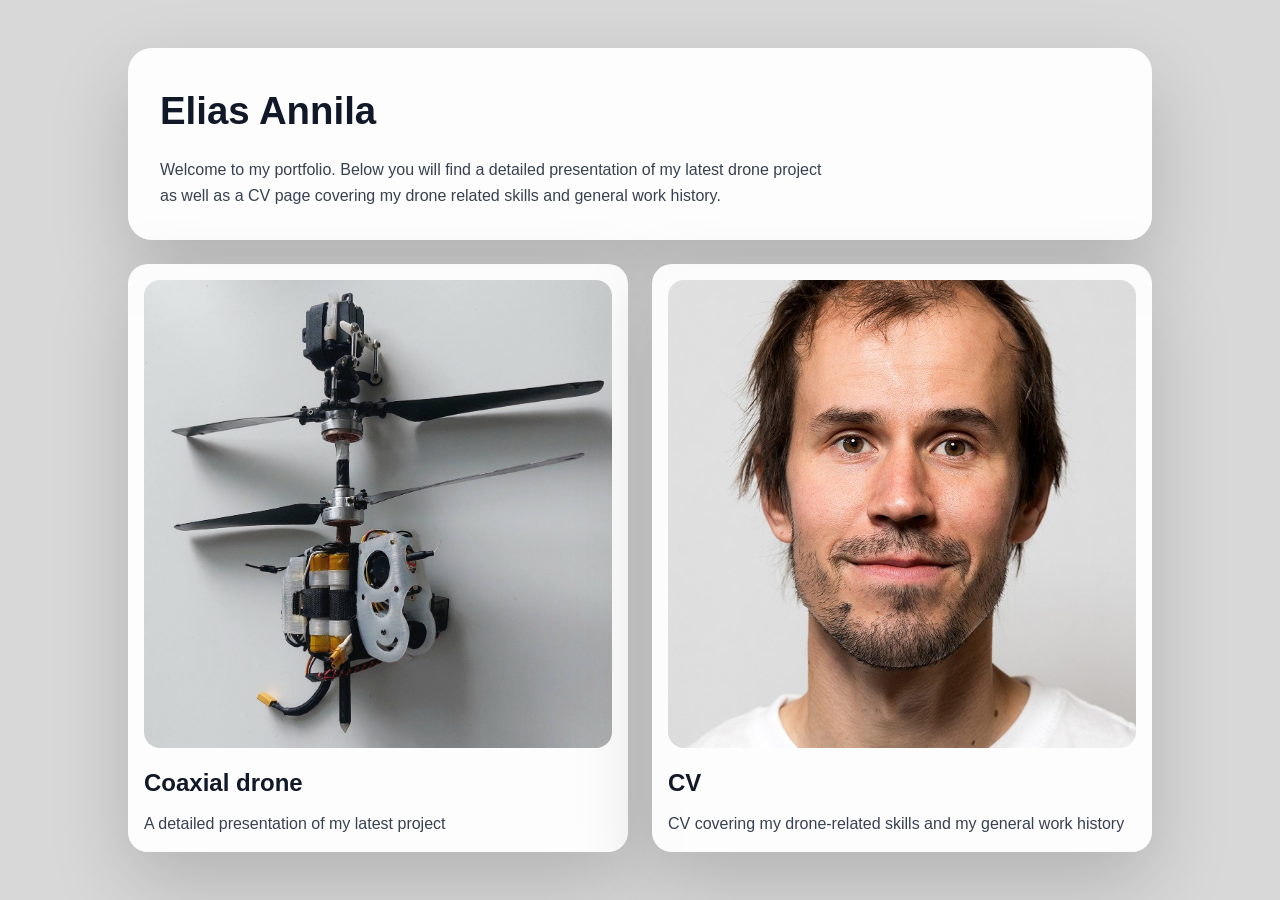
<file: index.html>
<!DOCTYPE html>
<html lang="en">
<head>
  <meta charset="UTF-8">
  <meta name="viewport" content="width=device-width, initial-scale=1.0">
  <title>Elias Annila</title>
  <link rel="stylesheet" href="styles.css">
</head>
<body>
  <main class="landing-page">
    <div class="landing-layout">
      <section class="landing-header">
        <h1>Elias Annila</h1>
        <p>Welcome to my portfolio. Below you will find a detailed presentation of my latest drone project as well as a CV page covering my drone related skills and general work history.</p>
      </section>

      <section class="project-grid">
        <a class="project-card" href="drone/index.html">
          <img src="drone/CoaxOverview.jpg" alt="Coaxial drone overview">
          <div>
            <h2>Coaxial drone</h2>
            <p>A detailed presentation of my latest project</p>
          </div>
        </a>

        <a class="project-card" href="CV/index.html">
          <img src="CV/EliasAnnila.jpeg" alt="CV overview">
          <div>
            <h2>CV</h2>
            <p>CV covering my drone-related skills and my general work history</p>
          </div>
        </a>

      </section>
    </div>
   
  </main>
</body>
</html>
</file>
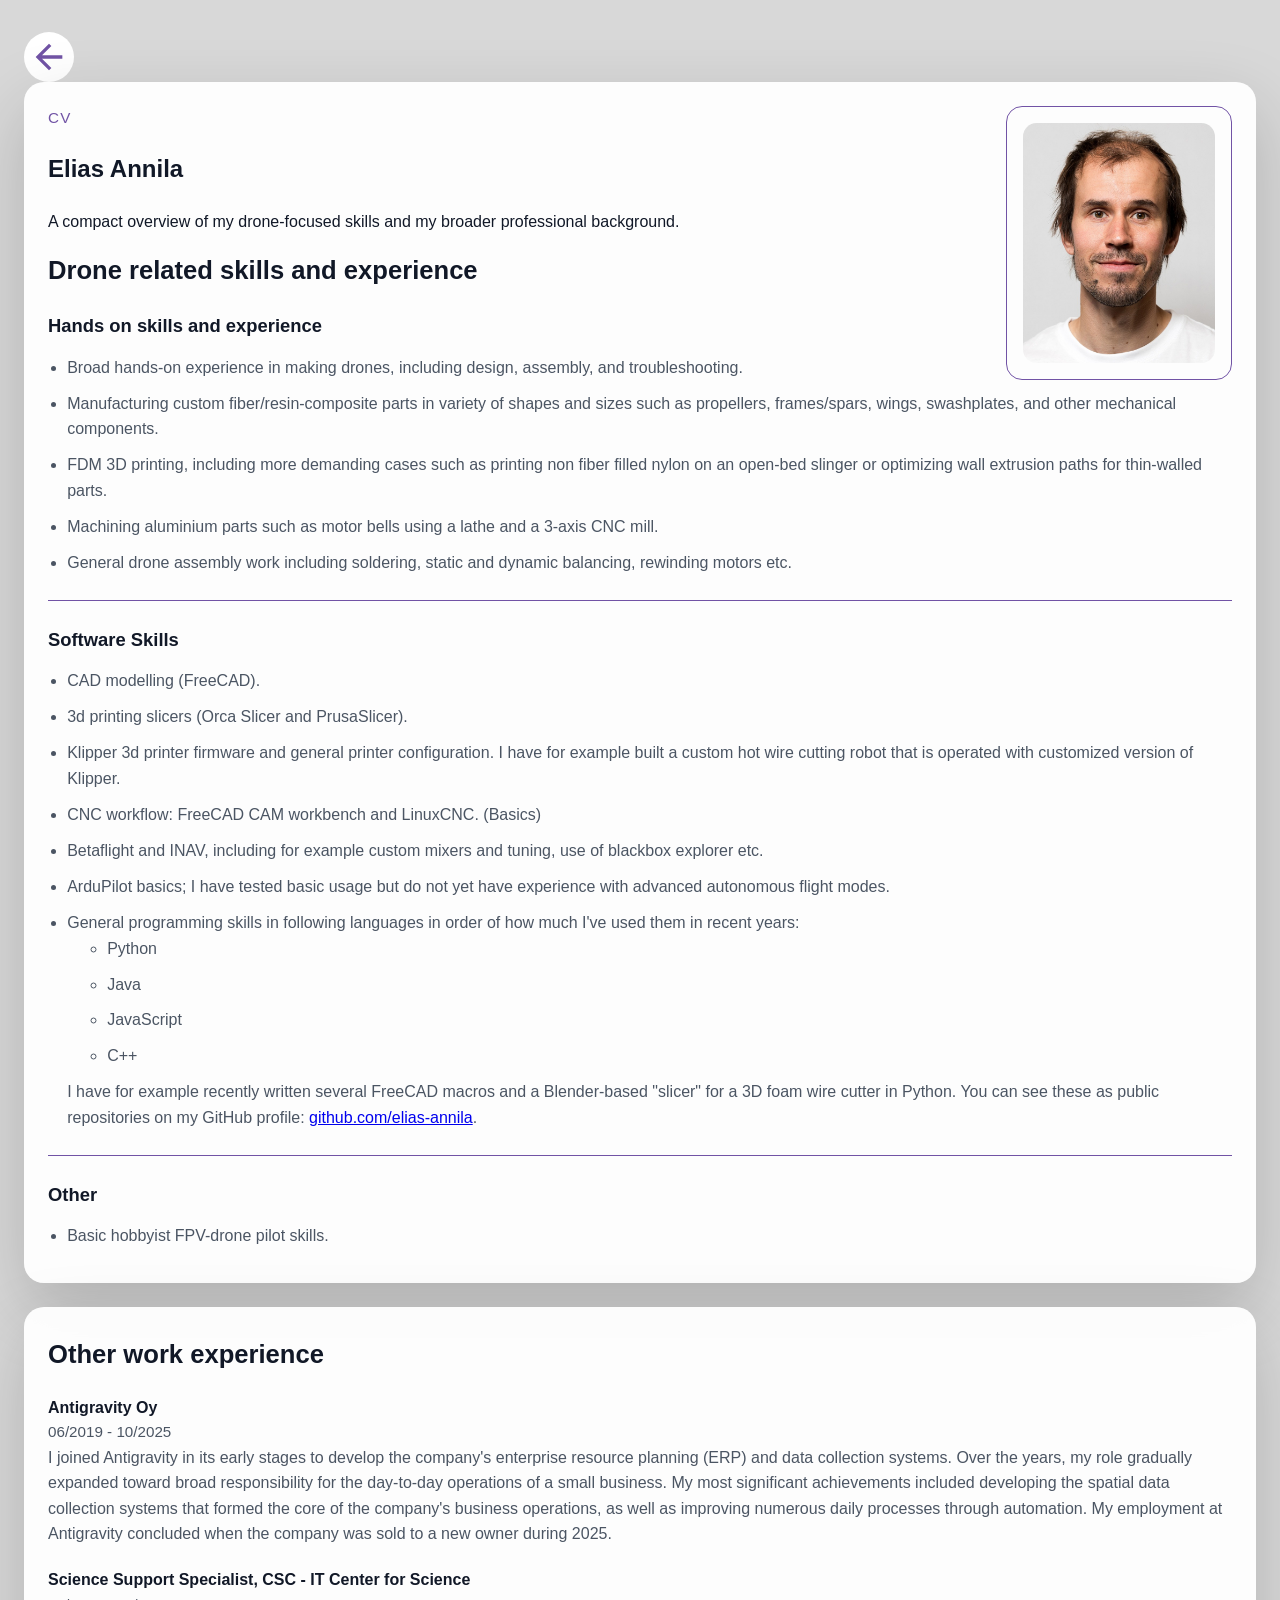
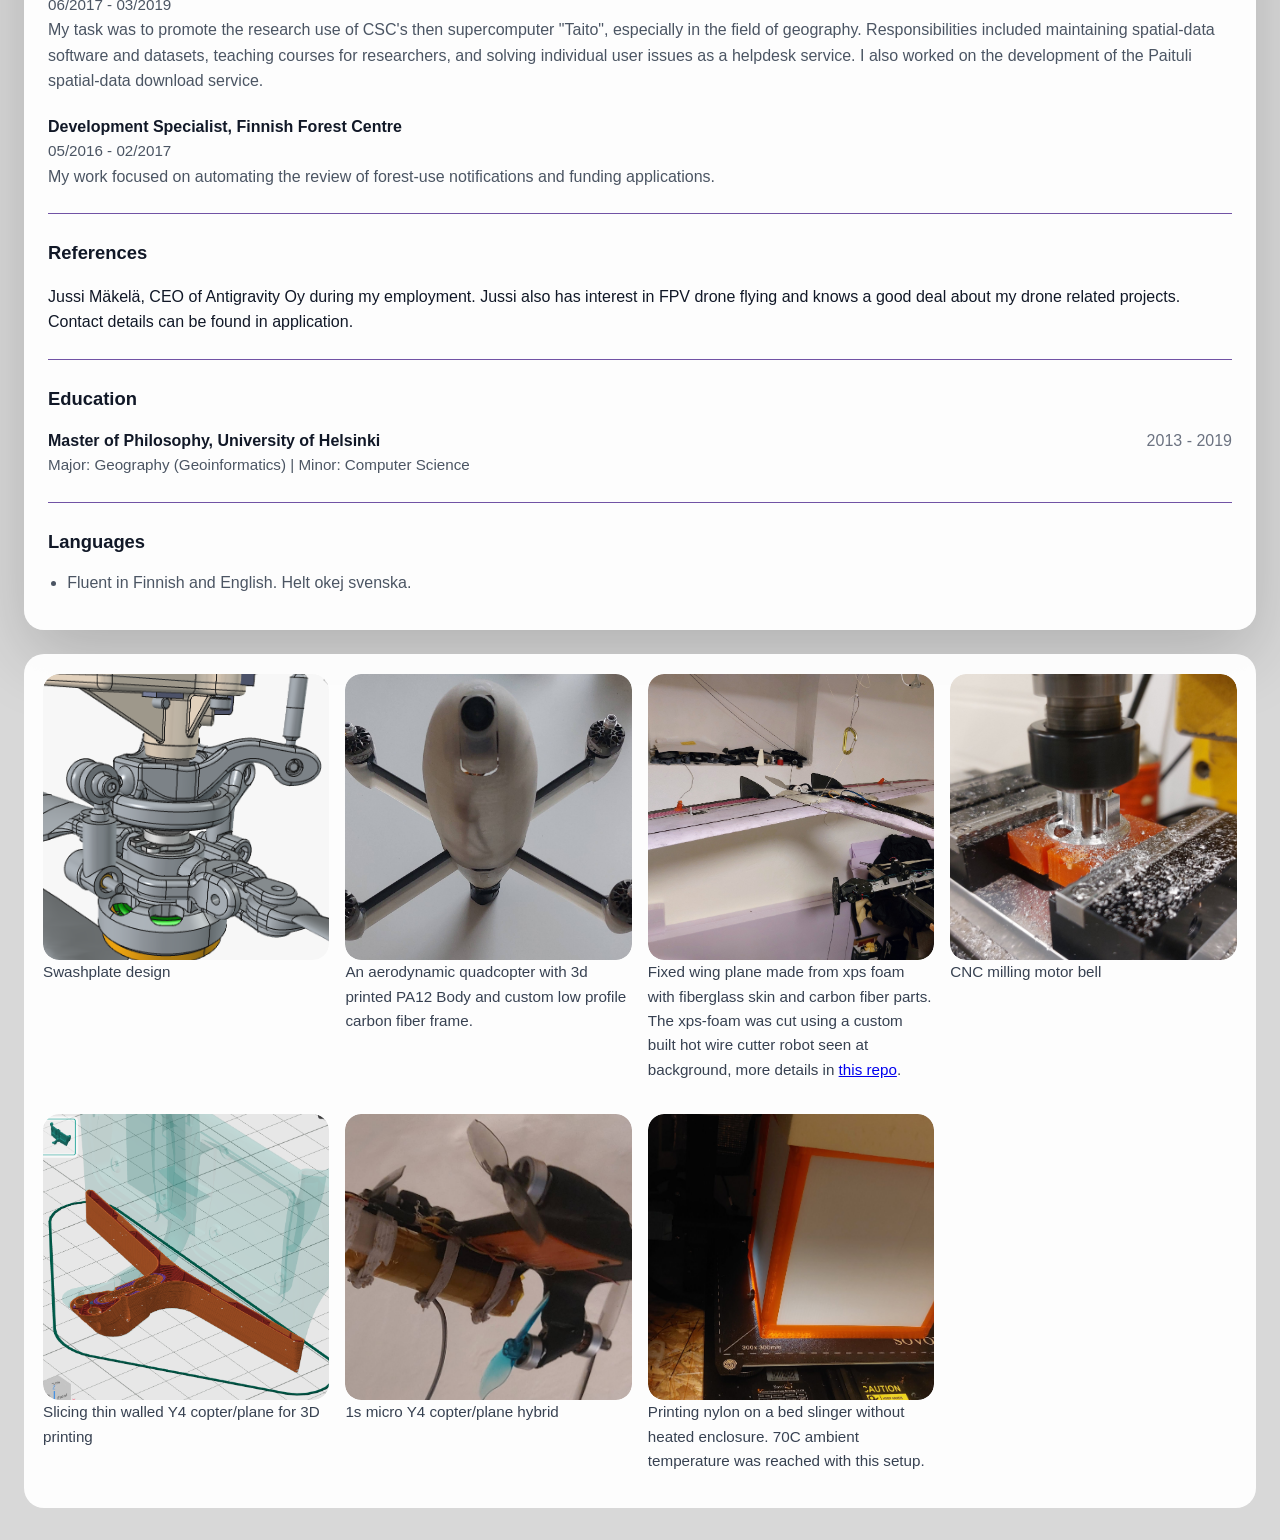
<file: CV/index.html>
<!DOCTYPE html>
<html lang="en">
<head>
  <meta charset="UTF-8">
  <meta name="viewport" content="width=device-width, initial-scale=1.0">
  <title>Elias Annila - CV</title>
  <link rel="stylesheet" href="../styles.css">
  <script defer src="../script.js"></script>
</head>
<body>
  <main class="cv-page">
<a class="cv-home-link" href="../index.html" aria-label="Go back to start page">
  <svg xmlns="http://www.w3.org/2000/svg" viewBox="0 0 24 24" fill="currentColor">
    <path d="M20 11H7.83l5.59-5.59L12 4l-8 8 8 8 1.41-1.41L7.83 13H20v-2z"/>
  </svg>
</a>
    <div class="cv-layout">

     
      <div class="cv-sections">
        <section class="cv-card">
              <div class="cv-hero-copy">
        <aside class="cv-portrait-card cv-hero-portrait" aria-label="Portrait photo">
          <img src="EliasAnnila.jpeg" alt="Elias Annila portrait" class="cv-portrait-image">
        </aside>
                <p class="eyebrow">CV</p>
          <h1>Elias Annila</h1>
          <p>
            A compact overview of my drone-focused skills and my broader professional background.
          </p>
        </div>

      
          <div class="cv-section-header">
            <h2>Drone related skills and experience</h2>
          </div>

          <div class="cv-block">
            <h3>Hands on skills and experience</h3>
            <ul class="cv-list">
              <li>Broad hands-on experience in making drones, including design, assembly, and troubleshooting.</li>
              <li>Manufacturing custom fiber/resin-composite parts in variety of shapes and sizes such as propellers, frames/spars, wings, swashplates, and other mechanical components.</li>
              <li>FDM 3D printing, including more demanding cases such as printing non fiber filled nylon on an open-bed slinger or optimizing wall extrusion paths for thin-walled parts.</li>
              <li>Machining aluminium parts such as motor bells using a lathe and a 3-axis CNC mill.</li>
              <li>General drone assembly work including soldering, static and dynamic balancing, rewinding motors etc.</li>
            </ul>
          </div>

          <div class="cv-block">
            <h3>Software Skills</h3>
            <ul class="cv-list">
              <li>CAD modelling (FreeCAD).</li>
              <li>3d printing slicers (Orca Slicer and PrusaSlicer).</li>
              <li>Klipper 3d printer firmware and general printer configuration. I have for example built a custom hot wire cutting robot that is operated with customized version of Klipper.</li>
              <li>CNC workflow: FreeCAD CAM workbench and LinuxCNC. (Basics)</li>
              <li>Betaflight and INAV, including for example custom mixers and tuning, use of blackbox explorer etc.</li>
              <li>ArduPilot basics; I have tested basic usage but do not yet have experience with advanced autonomous flight modes.</li>
              <li>General programming skills in following languages in order of how much I've used them in recent years:
                <ul>
                  <li>Python</li>
                  <li>Java</li>
                  <li>JavaScript</li>
                  <li>C++</li>
                </ul>
                I have for example recently written several FreeCAD macros and a Blender-based "slicer" for a 3D foam wire cutter in Python. You can see these as public repositories on my GitHub profile: <a href="https://github.com/elias-annila" target="_blank" rel="noopener">github.com/elias-annila</a>. 
              </li>
            </ul>
          </div>

          <div class="cv-block">
            <h3>Other</h3>
            <ul class="cv-list">
              <li>Basic hobbyist FPV-drone pilot skills.</li>
            </ul>
          </div>

        </section>
        

        <section class="cv-card">
          <div class="cv-section-header">
            <h2>Other work experience</h2>
          </div>

          <div class="cv-block">
            <article class="cv-entry">
              <div class="cv-entry-header">
                <h4>Antigravity Oy</h4>
              </div>
              <p class="cv-entry-meta">06/2019 - 10/2025</p>
              <p>
               I joined Antigravity in its early stages to develop the company's enterprise resource planning (ERP) and data collection systems. Over the years, my role gradually expanded toward broad responsibility for the day-to-day operations of a small business.
                My most significant achievements included developing the spatial data collection systems that
                formed the core of the company's business operations, as well as improving numerous daily
                processes through automation. My employment at Antigravity concluded when the company was
                sold to a new owner during 2025.
              </p>
             
            </article>

            <article class="cv-entry">
              <div class="cv-entry-header">
                <h4>Science Support Specialist, CSC - IT Center for Science</h4>
              </div>
              <p class="cv-entry-meta">06/2017 - 03/2019</p>
              <p>
                My task was to promote the research use of CSC's then supercomputer "Taito", especially in the field of geography.
                Responsibilities included maintaining spatial-data software and datasets, teaching courses for researchers,
                and solving individual user issues as a helpdesk service. I also worked on the development of the Paituli spatial-data download service.
              </p>
            </article>

            <article class="cv-entry">
              <div class="cv-entry-header">
                <h4>Development Specialist, Finnish Forest Centre</h4>
              </div>
              <p class="cv-entry-meta">05/2016 - 02/2017</p>
              <p>
                My work focused on automating the review of forest-use notifications and funding applications.
              </p>
            </article>
          </div>
          <div class="cv-block">
            <h3>References</h3>
            <p>Jussi Mäkelä, CEO of Antigravity Oy during my employment. Jussi also has interest in FPV drone flying and knows a good deal about my drone related projects. Contact details can be found in application.</p>
          </div>
          <div class="cv-block">
            <h3>Education</h3>
            <article class="cv-entry">
              <div class="cv-entry-header">
                <h4>Master of Philosophy, University of Helsinki</h4>
                <span>2013 - 2019</span>
              </div>
              <p class="cv-entry-meta">Major: Geography (Geoinformatics) | Minor: Computer Science</p>
            </article>
          </div>
          <div class="cv-block">
            <h3>Languages</h3>
            <ul class="cv-list">
              <li>Fluent in Finnish and English. Helt okej svenska.</li>
            </ul>
          </div>
        </section>

        <section class="carousel-card cv-carousel-card" aria-label="Drone project images">

          <div class="cv-block carousel-viewport" data-carousel>
            <div class="carousel-track">
              <figure class="carousel-slide is-active">
                <img src="SwashplateCad.png" alt="Swhplate design">
                <figcaption>Swashplate design</figcaption>
              </figure>
              <figure class="carousel-slide">
                <img src="Interceptor.jpg" alt="Aerodynamic 3d printed shell">
                <figcaption>An aerodynamic quadcopter with 3d printed PA12 Body and custom low profile carbon fiber frame.</figcaption>
              </figure>              
              <figure class="carousel-slide">
                <img src="Plane.jpg" alt="Fixed wing plane.">
                <figcaption>Fixed wing plane made from xps foam with fiberglass skin and carbon fiber parts. The xps-foam was cut using a custom built hot wire cutter robot seen at background, more details in <a href="https://github.com/elias-annila/HotwireSlicer" target="_blank">this repo</a>.</figcaption>
              </figure>
              <figure class="carousel-slide">
                <img src="3AxisCNC.jpg" alt="CNC Milling">
                <figcaption>CNC milling motor bell</figcaption>
              </figure>
               <figure class="carousel-slide">
                <img src="Y4Slicing.png" alt="Slicing thin walled part for 3D printing">
                <figcaption>Slicing thin walled Y4 copter/plane for 3D printing</figcaption>
              </figure> 
              <figure class="carousel-slide">
                <img src="Y4Ready.jpg" alt="Y4 copter/plane">
                <figcaption>1s micro Y4 copter/plane hybrid</figcaption>
              </figure>
            <figure class="carousel-slide">
                <img src="PrintingNylon.jpg" alt="Printing nylon on a bed slinger without heated enclosure">
                <figcaption>Printing nylon on a bed slinger without heated enclosure. 70C ambient temperature was reached with this setup.</figcaption>
              </figure>
            </div>
          </div>

    
        </section>
      </div>
    </div>

    <div id="detailPopup" class="detail-popup hidden" aria-hidden="true">
      <div class="detail-popup-content" role="dialog" aria-modal="true" aria-labelledby="detailTitle">
        <button id="detailCloseButton" class="detail-close-button" type="button" aria-label="Sulje">×</button>
        <div class="detail-card" id="detailCard">
          <h3 id="detailTitle">Klikkaa kuvaa nähdäksesi sen suurempana</h3>
          <p id="detailText">Klikkaa CV-karusellin kuvaa nähdäksesi sen suurempana.</p>

          <div id="detailMedia" class="detail-media">
            <img id="detailImage" class="detail-image" src="data:image/svg+xml,%3Csvg xmlns='http://www.w3.org/2000/svg' viewBox='0 0 640 360'%3E%3Crect width='640' height='360' fill='%231e293b'/%3E%3Ctext x='50%25' y='50%25' dominant-baseline='middle' text-anchor='middle' fill='%23cbd5e1' font-family='Inter,sans-serif' font-size='32'%3EPlaceholder%3C/text%3E%3C/svg%3E" alt="Hover image placeholder">
          </div>
        </div>
      </div>
    </div>
 
  </main>   
</body>
</html>
</file>
<file: styles.css>
/*
:root {
  color-scheme: dark;
  --color-bg-page: #071024;
  --color-bg-page: #071024;
  --color-bg-surface: #0f172a;
  --color-bg-panel: var(--color-bg-surface);
  --color-text-main: #ffffff;
  --color-text-muted-1: #cbd5e1;
  --color-text-muted-2: #d1d5db;
  --color-text-muted-3: #94a3b8;
  
  color: var(--color-text-main);
  background: #f7f7f7;
  font-family: Inter, system-ui, -apple-system, BlinkMacSystemFont, "Segoe UI", sans-serif;
  font-size: 16px;
  line-height: 1.6;
}
  */

 /* ==========================================
   DEFAULT THEME: Neutral Dark
   ========================================== */
:root {
  color-scheme: light;
  --color-bg-page: #d8d8d8;
  --color-bg-surface: #ffffff;
  --color-text-main: #111827;
  --color-text-muted-1: #374151;
  --color-text-muted-2: #4b5563;
  --color-text-muted-3: #6b7280;
  
  /* New Accent Variables */
  --color-accent: #ececec;       
  --color-accent-text: #7153a5
  ;  
  color: var(--color-text-main);
  background: var(--color-bg-page);
  font-family: Inter, sans-serif;
  font-size: 16px;
  line-height: 1.6;
}

* {
  box-sizing: border-box;
}

body {
  margin: 0;
  min-height: 100vh;
  overflow-x: hidden;
  background: var(--color-bg-page);
}

img {
  max-width: 100%;
  display: block;
}

button,
button:focus {
  font: inherit;
}

.container {
  width: min(1600px, calc(100% - 2rem));
  margin: 0 auto;
}

.eyebrow {
  margin: 0 0 0.5rem;
  color: var(--color-accent-text);
  font-size: 0.95rem;
  letter-spacing: 0.08em;
  text-transform: uppercase;
}

.hero-copy h1,
.site-header h1 {
  margin: 0;
  font-size: clamp(2rem, 3vw, 3rem);
}

.intro {
  max-width: 760px;
  margin: 0.8rem 0 0;
  color: var(--color-text-muted-2);
}

.hero {
  min-height: 100vh;
  padding: 1rem;
  display: grid;
  align-items: center;
}

.landing-page {
  min-height: 100vh;
  padding: 2rem 1.5rem;
  background: var(--color-bg-page);
  display: grid;
  place-items: center;
}

.landing-layout {
  width: min(1024px, 100%);
  display: grid;
  gap: 1.5rem;
}

.landing-header {
  background: color-mix(in srgb, var(--color-bg-surface) 94%, transparent);
  border-radius: 1.5rem;
  padding: 2rem;
  color: var(--color-text-main);
  box-shadow: 0 30px 80px rgba(0, 0, 0, 0.18);
}

.landing-header h1 {
  margin: 0 0 1rem;
  font-size: clamp(2.2rem, 3vw, 4rem);
}

.landing-header p {
  margin: 0;
  color: var(--color-text-muted-1);
  max-width: 42rem;
}

.project-grid {
  display: grid;
  grid-template-columns: repeat(auto-fit, minmax(260px, 1fr));
  gap: 1.5rem;
}

.project-card {
  display: grid;
  grid-template-rows: auto 1fr;
  gap: 1rem;
  padding: 1rem;
  border-radius: 1.25rem;
  text-decoration: none;
  background: color-mix(in srgb, var(--color-bg-surface) 94%, transparent);
  color: var(--color-text-main);
  box-shadow: 0 30px 80px rgba(0, 0, 0, 0.18);
  transition: transform 0.2s ease, box-shadow 0.2s ease;
}

.project-card:hover {
  transform: translateY(-3px);
  box-shadow: 0 34px 90px rgba(0, 0, 0, 0.22);
}

.project-card img {
  width: 100%;
  border-radius: 1rem;
  object-fit: cover;
  aspect-ratio: 1;
}

.project-card h2 {
  margin: 0 0 0.5rem;
}

.project-card p {
  margin: 0;
  color: var(--color-text-muted-1);
}

.project-card.placeholder {
  align-items: center;
  justify-items: center;
  text-align: center;
}

.cv-page {
  min-height: 100vh;
  padding: 2rem 1.5rem;
  background: var(--color-bg-page);
}

.cv-layout {
  width: min(1280px, 100%);
  margin: 0 auto;
  display: grid;
  gap: 1.5rem;
}

.cv-hero {
  display: grid;
  grid-template-columns: minmax(0, 1fr) minmax(180px, 250px);
  gap: 1.25rem;
  align-items: start;
}

.cv-hero-copy {
  min-width: 0;
}

.cv-hero p {
  margin: 0;
  color: var(--color-text-muted-1);
  max-width: 64rem;
}
.cv-home-link {
  width: 50px;
  height: 50px;
  border-radius: 50%;
  padding: 5px;
  background:var(--color-bg-surface);
  color: var(--color-accent-text);
  font-weight: 600;
  transition: background 0.2s ease, transform 0.2s ease;
  display: block;
}

.cv-home-link:hover,
.cv-home-link:focus-visible {
  background: color-mix(in srgb, var(--color-accent) 28%, transparent);
  transform: translateY(-1px);
}

.cv-hero-portrait {
  padding: 0.85rem;
  float:right;
}

.cv-sections {
  display: flex;
  flex-direction: column;
  gap: 1.5rem;
}

.cv-card {
  padding: 1.5rem;
  border-radius: 1.25rem;
  background: color-mix(in srgb, var(--color-bg-surface) 94%, transparent);
  backdrop-filter: blur(12px);
  box-shadow: 0 26px 70px rgba(0, 0, 0, 0.18);
}

.cv-section-header {
  margin-bottom: 1.25rem;
}

.cv-section-header h2 {
  margin: 0.15rem 0 0;
  font-size: clamp(1.6rem, 2vw, 2.15rem);
}

.cv-skill-layout {
  display: grid;
  grid-template-columns: 1fr;
  gap: 1.5rem;
  align-items: start;
}

.cv-skill-content {
  min-width: 0;
}

.cv-carousel-card {
  gap: 1rem;
}

.cv-carousel-card .carousel-slide video,
.cv-carousel-card .carousel-slide img {
  aspect-ratio: 1;
  object-fit: cover;
  width:auto  ;
  border-radius: 1rem;
}



.cv-portrait-card {
  margin: 0;
  padding: 1rem;
  border-radius: 1rem;
  background: color-mix(in srgb, var(--color-bg-panel) 36%, transparent);
  border: 1px solid var(--color-accent-text);
}

.cv-portrait-image {
  width: 100%;
  aspect-ratio: 4 / 5;
  object-fit: cover;
  border-radius: 0.85rem;
  max-width:min(15vw, 230px);
}

.cv-portrait-caption {
  margin: 0.75rem 0 0;
  color: var(--color-text-muted-3);
  font-size: 0.95rem;
}

.cv-block + .cv-block {
  margin-top: 1.5rem;
  padding-top: 1.5rem;
  border-top: 1px solid var(--color-accent-text);
}

.cv-block h3 {
  margin: 0 0 0.9rem;
  font-size: 1.15rem;
}

.cv-list {
  margin: 0;
  padding-left: 1.2rem;
  color: var(--color-text-muted-2);
}

.cv-list li {
  margin-bottom: 0.65rem;
}

.cv-entry + .cv-entry {
  margin-top: 1.25rem;
}

.cv-entry-header {
  display: flex;
  justify-content: space-between;
  gap: 1rem;
  align-items: baseline;
  flex-wrap: wrap;
}

.cv-entry-header h4 {
  margin: 0;
  font-size: 1rem;
}

.cv-entry-header span,
.cv-entry-meta,
.cv-note {
  color: var(--color-text-muted-3);
}

.cv-entry-meta {
  margin: 0.25rem 0 0.75rem;
  font-size: 0.95rem;
}

.cv-entry p {
  margin: 0;
  color: var(--color-text-muted-2);
}

.cv-note {
  margin-top: 0.75rem;
  font-size: 0.95rem;
}

.placeholder-icon {
  width: 3.5rem;
  height: 3.5rem;
  display: grid;
  place-items: center;
  border-radius: 999px;
  background: rgba(59, 130, 246, 0.18);
  color: #93c5fd;
  font-size: 1.5rem;
  margin: 0 auto;
}
.image-panel {
  /* CRITICAL: Establishes the coordinate system for your overlay buttons */
  position: relative;    
  
  width: 100%; 
  
  /* FIX: Tells CSS Grid NOT to stretch this container vertically. 
     The height will now collapse to match the image's exact pixel height. */
  align-self: start;   /* Centers the image vertically on wide screens. Use 'start' if you prefer it top-aligned. */
  
  /* Reset flex properties from the previous step if any remain */
  display: block;       
}

.hero-image {
  display: block;
  width: 100%;          /* Stays full width of the grid column */
  height: auto;         /* Forces the correct natural aspect ratio height */
  border-radius: 1rem;
}
.overview-card,
.carousel-card,
.detail-card {
  border-radius: 1.25rem;
  padding: 1.2rem;
  background: color-mix(in srgb, var(--color-bg-surface) 94%, transparent);
  
  backdrop-filter: blur(12px);
}

.overview-card h2,
.detail-card h3 {
  margin-top: 0;
}

.carousel-card {
  display: grid;
  gap: 1rem;
  min-height: 0;
}

.carousel-header {
  display: flex;
  align-items: center;
  justify-content: space-between;
  gap: 1rem;
}

.carousel-header h2 {
  margin: 0;
  font-size: 1.35rem;
}

.carousel-controls {
  display: inline-flex;
  gap: 0.5rem;
}

.carousel-button {
  width: 2.5rem;
  height: 2.5rem;
  border: none;
  border-radius: 999px;
  background: rgba(255, 255, 255, 0.08);
  color: var(--color-text-main);
  cursor: pointer;
  font-size: 1.5rem;
  line-height: 1;
  display: grid;
  place-items: center;
  transition: background 0.2s ease, transform 0.2s ease;
}

.carousel-button:hover,
.carousel-button:focus-visible {
  background: rgba(255, 255, 255, 0.16);
  transform: translateY(-1px);
}

.carousel-button:focus-visible {
  outline: 3px solid #93c5fd;
  outline-offset: 2px;
}

.carousel-viewport {
  position: relative;
  overflow: hidden;
  border-radius: 1rem;
    background: color-mix(in srgb, var(--color-bg-panel) 36%, transparent);

}

.carousel-track {
  display: grid;
  transition: transform 0.45s ease;
  will-change: transform;
  width:100%;
  flex-wrap: wrap;
  gap:1rem;
  justify-content: space-between;
  grid-template-columns: repeat(auto-fit, minmax(240px, 1fr));
}

.carousel-slide {
  margin: 0 0 1rem 0;
  display: grid;
  align-content: baseline;
  padding: 0;
  min-width:240px;
}

.carousel-slide .video-wrapper,
.carousel-slide img {
  width: 100%;
  aspect-ratio: 1;
  object-fit: cover;
  border-radius: 1rem;
  cursor: pointer;
  transition: transform 0.2s ease, box-shadow 0.2s ease;
  position: relative;
  overflow: hidden;
  transform: translateZ(0); 
  -webkit-mask-image: -webkit-radial-gradient(white, black);
}

.carousel-card .carousel-slide .video-wrapper video {
  display: block;
  width: 100%;
  height: 100%;
  object-fit: cover;
  border-radius: 1rem;
}

.carousel-card .carousel-slide .pie-chart {
  display: block;
  
  max-height: 320px;
  object-fit: cover;
  }

.carousel-card .carousel-slide .pie-container {
  display: block;
  
  max-height: 320px;
  object-fit: cover;
  border-radius: 1rem;
  }


/* The background layer over the video */
.play-button-overlay {
  position: absolute;
  top: 0;
  left: 0;
  width: 100%;
  height: 100%;
  
  /* Reduced dimming slightly so it's less noticed */
  background: rgba(0, 0, 0, 0.1); 
  
  display: flex;
  align-items: center;
  justify-content: center;
  transition: background 0.2s ease;
  
  /* CRITICAL: Allows click events to pass right through to the video/slide */
  pointer-events: none; 
  border-radius: inherit;
}

/* The refined, less intrusive play button icon */
.play-button-overlay::after {
  content: '';
  
  /* SHRUNK SIZE: from 50px to 36px */
  width: 50px;
  height: 50px;
  
  /* MORE TRANSPARENT: changed fill to very transparent white */
  background-color: rgba(255, 255, 255, 0.2); 
  
  /* Added a subtle white border to give it definition against light videos */
  border: 1.5px solid rgba(255, 255, 255, 0.5);
  border-radius: 50%;
  
  /* REMOVED heavy shadow */
  box-shadow: none; 
  
  /* SVG updated: changed fill='%23ffffff' (white) instead of black */
  background-image: url("data:image/svg+xml,%3Csvg xmlns='http://www.w3.org/2000/svg' viewBox='0 0 24 24' fill='%23ffffff'%3E%3Cpath d='M8 5v14l11-7z'/%3E%3C/svg%3E");
  background-repeat: no-repeat;
  
  /* SHRUNK arrow size inside the circle */
  background-size: 30px; 
  background-position: calc(50% + 1.5px) center; /* Optically centers the smaller arrow */
  
  transition: all 0.2s ease;
}

/* Subtle hover effects when a user hovers over the slide */
.carousel-slide:hover .play-button-overlay {
  background: rgba(0, 0, 0, 0.2);
}

.carousel-slide:hover .play-button-overlay::after {
  background-color: rgba(255, 255, 255, 0.4);
  transform: scale(1.05); /* very slight scale for feedback */
}

.carousel-slide .video-wrapper:hover,
.carousel-slide img:hover,
.carousel-slide img:focus-visible {
  transform: scale(1.01);
  box-shadow: 0 14px 32px rgba(0, 0, 0, 0.28);
}

.carousel-slide img:focus-visible {
  outline: 3px solid var(--color-accent);
  outline-offset: 3px;
}

.carousel-slide figcaption {
  margin: 0;
  color: var(--color-text-muted-1);
  font-size: 0.95rem;
}

.carousel-indicators {
  display: flex;
  flex-wrap: wrap;
  align-items: center;
  justify-content: center;
  gap: 0.5rem;
}

.carousel-indicator {
  width: 0.75rem;
  height: 0.75rem;
  padding: 0;
  border: none;
  border-radius: 999px;
  background: rgba(148, 163, 184, 0.45);
  cursor: pointer;
  transition: transform 0.2s ease, background 0.2s ease, width 0.2s ease;
}

.carousel-indicator:hover,
.carousel-indicator:focus-visible {
  background: var(color-accent);
  transform: scale(1.08);
}

.carousel-indicator.is-active {
  width: 1.75rem;
  background: #93c5fd;
}

.overview-card h2 {
  font-size: 1.35rem;
  margin-bottom: 1rem;
}

.overview-list {
  margin: 0;
  padding-left: 1.2rem;
}

.overview-list li {
  margin-bottom: 0.65rem;
  color: var(--color-text-muted-2);
}


.detail-card {
  color: var(--color-text-main);
  min-height: 0;
  overflow: auto;
  max-height: calc(100vh - 6rem);
}

.detail-card h3 {
  font-size: 1.25rem;
}

.detail-card p {
  margin: 1rem 0 0;
  color: var(--color-text-muted-1);
}

.detail-media {
  display: flex;
  flex-wrap: wrap;
  gap: 0.75rem;
  align-items: flex-start;
}

.detail-carousel-shell {
  width: 100%;
  display: grid;
  gap: 1rem;
}

.detail-carousel-controls {
  display: flex;
  justify-content: space-between;
  gap: 0.75rem;
}

.detail-carousel-viewport {
  overflow: hidden;
  border-radius: 1rem;
  background: color-mix(in srgb, var(--color-bg-panel) 50%, transparent);

}

.detail-carousel-track {
  display: flex;
  transition: transform 0.45s ease;
  will-change: transform;
}

.detail-carousel-slide {
  min-width: 100%;
  margin: 0;
}

.detail-carousel-slide .detail-image {
  width: 100%;
  max-height: min(70vh, 760px);
  object-fit: contain;
  margin: 0;
  background: color-mix(in srgb, var(--color-bg-panel) 20%, transparent);
}

.detail-carousel-indicators {
  display: flex;
  flex-wrap: wrap;
  align-items: center;
  justify-content: center;
  gap: 0.5rem;
}

.detail-popup {
  position: fixed;
  inset: 0;
  display: grid;
  place-items: center;
    background: color-mix(in srgb, var(--color-bg-page) 94%, transparent);

  padding: 1rem;
  z-index: 9999;
}

.detail-popup.hidden {
  display: none;
}

.detail-popup-content {
  position: relative;
  width: min(1140px, 100%);
  max-height: calc(100vh - 2rem);
  overflow: auto;
}

.detail-close-button {
  position: absolute;
  z-index: 10;
  top: 1rem;
  right: 1rem;
  width: 2.5rem;
  height: 2.5rem;
  border: none;
  border-radius: 999px;
  color: var(--color-accent-text);
  font-size: 1.4rem;
  line-height: 1;
  display: grid;
  place-items: center;
  cursor: pointer;
}

.no-scroll {
  overflow: hidden;
}

.detail-image,
.detail-video {
  max-width: 100%;
  max-height: 320px ;
  object-fit: cover;
  border-radius: 0.9rem;
  margin: 1rem 0 0;
  display: inline-block;
}

.detail-video {
  display: none;
}

.image-wrapper {
  position: relative;
}
.hotspot {
  position: absolute;
  border: none;
  /* Mixes the theme's accent color with transparency dynamically */
  background: color-mix(in srgb, var(--color-bg-surface) 92%, transparent);
  color: var(--color-accent-text);
  cursor: pointer;
  transition: transform 0.2s ease, box-shadow 0.2s ease;
  /* Dynamic glowing shadow based on the active theme accent */
  box-shadow: 0 18px 36px color-mix(in srgb, var(--color-accent) 25%, transparent);
  display: inline-flex;
  align-items: center;
  gap: 0.55rem;
  padding: 0.75rem 0.9rem;
  border-radius: 999px;
}


  .hotspot .hotspot-content {
  display: none; /* Keeps it hidden until JS reads it */
  }

.hotspot:hover,
.hotspot:focus-visible {
  transform: scale(1.05);
  /* Dynamically increases the shadow glow using the active theme's accent */
  box-shadow: 0 20px 40px color-mix(in srgb, var(--color-accent) 35%, transparent);
}

.hotspot:focus-visible {
  /* Replaced the light blue (#93c5fd) with the theme's crisp accent color */
  outline: 3px solid var(--color-accent);
}

.hotspot-index {
  width: 2rem;
  height: 2rem;
  min-width: 2rem;
  display: grid;
  place-items: center;
  /* Uses the main text color at 15% opacity so it's perfectly visible on BOTH light and dark themes */
  background: color-mix(in srgb, var(--color-text-main) 15%, transparent);
  border-radius: 999px;
}
.hotspot-name {
  white-space: nowrap;
  font-size: 0.95rem;
  line-height: 1.1;
  display: none; /* Hidden by default, shown on medium+ screens via media query */
}


/* ==========================================
   1. SMALL SCREENS (Mobile / Default)
   Stack: Image -> Overview -> Carousel
   ========================================== */
.hero-grid {
  display: grid;
  grid-template-columns: 1fr;
  /* Define the layout like a text map */
  grid-template-areas:
    "image"
    "overview"
    "carousel";
  gap: 1.5rem;
  padding: 1rem;
}

/* Assign each element to its named area mapping */
.overview-card { grid-area: overview; }
.carousel-card { grid-area: carousel; }
.image-panel   { grid-area: image; }


/* ==========================================
   2. MEDIUM SCREENS (Tablets / Small Laptops)
   Top Row: Overview (Left) | Image Panel (Right)
   Bottom Row: Carousel spans full width
   ========================================== */
@media (min-width: 1000px) and (max-width: 1399px) {
  .hero-grid {
    grid-template-columns: 1fr 1fr; /* 2 equal columns */
    grid-template-areas:
      "overview image"
      "carousel carousel"; /* Carousel spans both columns */
  }

  .hotspot-index{
      display:none;
  }

  .hotspot-name {
    display: block;
  }

}


/* ==========================================
   3. WIDE SCREENS (Desktop / Original Layout)
   Left Column: Overview & Carousel stacked
   Right Column: Image Panel spanning the full height
   ========================================== */
@media (min-width: 1400px) {
  
  .cv-home-link{
      position: fixed;
  top:1rem;
  left:1rem;

  }
   .hero-grid {
    grid-template-columns: 0.8fr 1.2fr; 
    grid-template-areas:
      "overview image"
      "carousel carousel"; /* Carousel spans both columns */
    max-width: 1250px;

    margin: 0 auto;
  }


  .hotspot-index{
      display:none;
  }

  .hotspot-name {
    display: block;
  }

}

@media (max-width: 860px) {
  .hero {
    padding: 1rem;
  }

  .image-panel {
    height: auto;
    min-height: 240px;
  }

  .hero-image {
    height: 100%;
  }

  .overview-card,
  .carousel-card,
  .detail-card {
    padding: 1rem;
  }


  .hotspot {
    padding: 0.65rem 0.8rem;
  }

  .detail-popup {
    padding: 0.5rem;
  }

  .detail-popup-content {
    width: 100%;
    max-height: calc(100dvh - 1rem);
  }

  .detail-card {
    max-height: none;
    overflow: visible;
  }

  .detail-carousel-controls {
    flex-direction: row;
    justify-content: space-between;
  }

  .detail-carousel-slide .detail-image {
    max-height: 52dvh;
  }
}

@media (max-width: 720px) {
 

  .carousel-header {
    flex-direction: column;
    align-items: flex-start;
  }

  .carousel-controls {
    width: 100%;
    justify-content: flex-start;
  }

  .carousel-indicators,
  .detail-carousel-indicators {
    justify-content: center;
  }

  .carousel-button {
    width: 2.25rem;
    height: 2.25rem;
  }

  .detail-close-button {
    top: 0.75rem;
    right: 0.75rem;
    width: 2.25rem;
    height: 2.25rem;
  }

  .cv-page {
    padding: 1rem;
  }

  .cv-hero {
    grid-template-columns: 1fr;
  }

  .cv-hero-portrait {
    justify-self: start;
  }

  .cv-card,
  .cv-hero {
    padding: 1rem;
  }


  .cv-skill-layout {
    grid-template-columns: 1fr;
  }

  .cv-portrait-card {
    order: -1;
  }

  .cv-entry-header {
    flex-direction: column;
    align-items: flex-start;
  }
}
</file>
